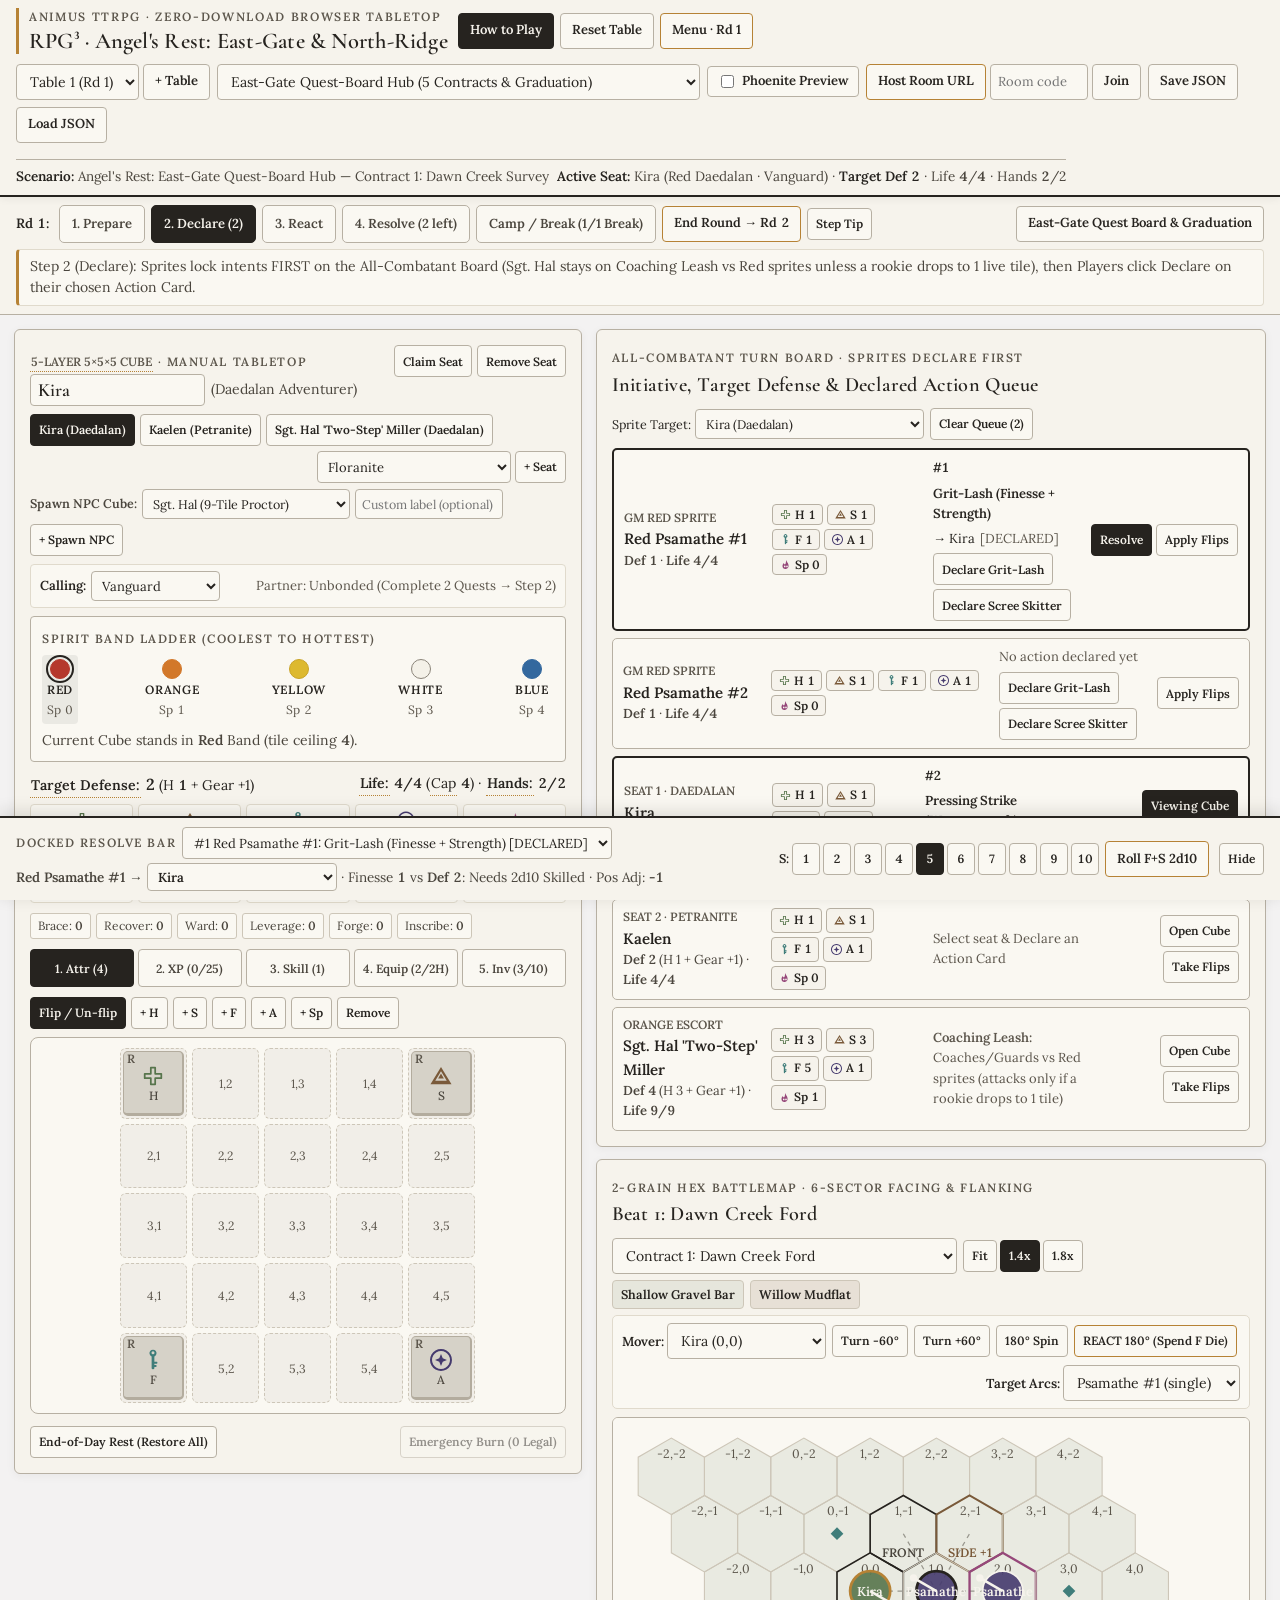
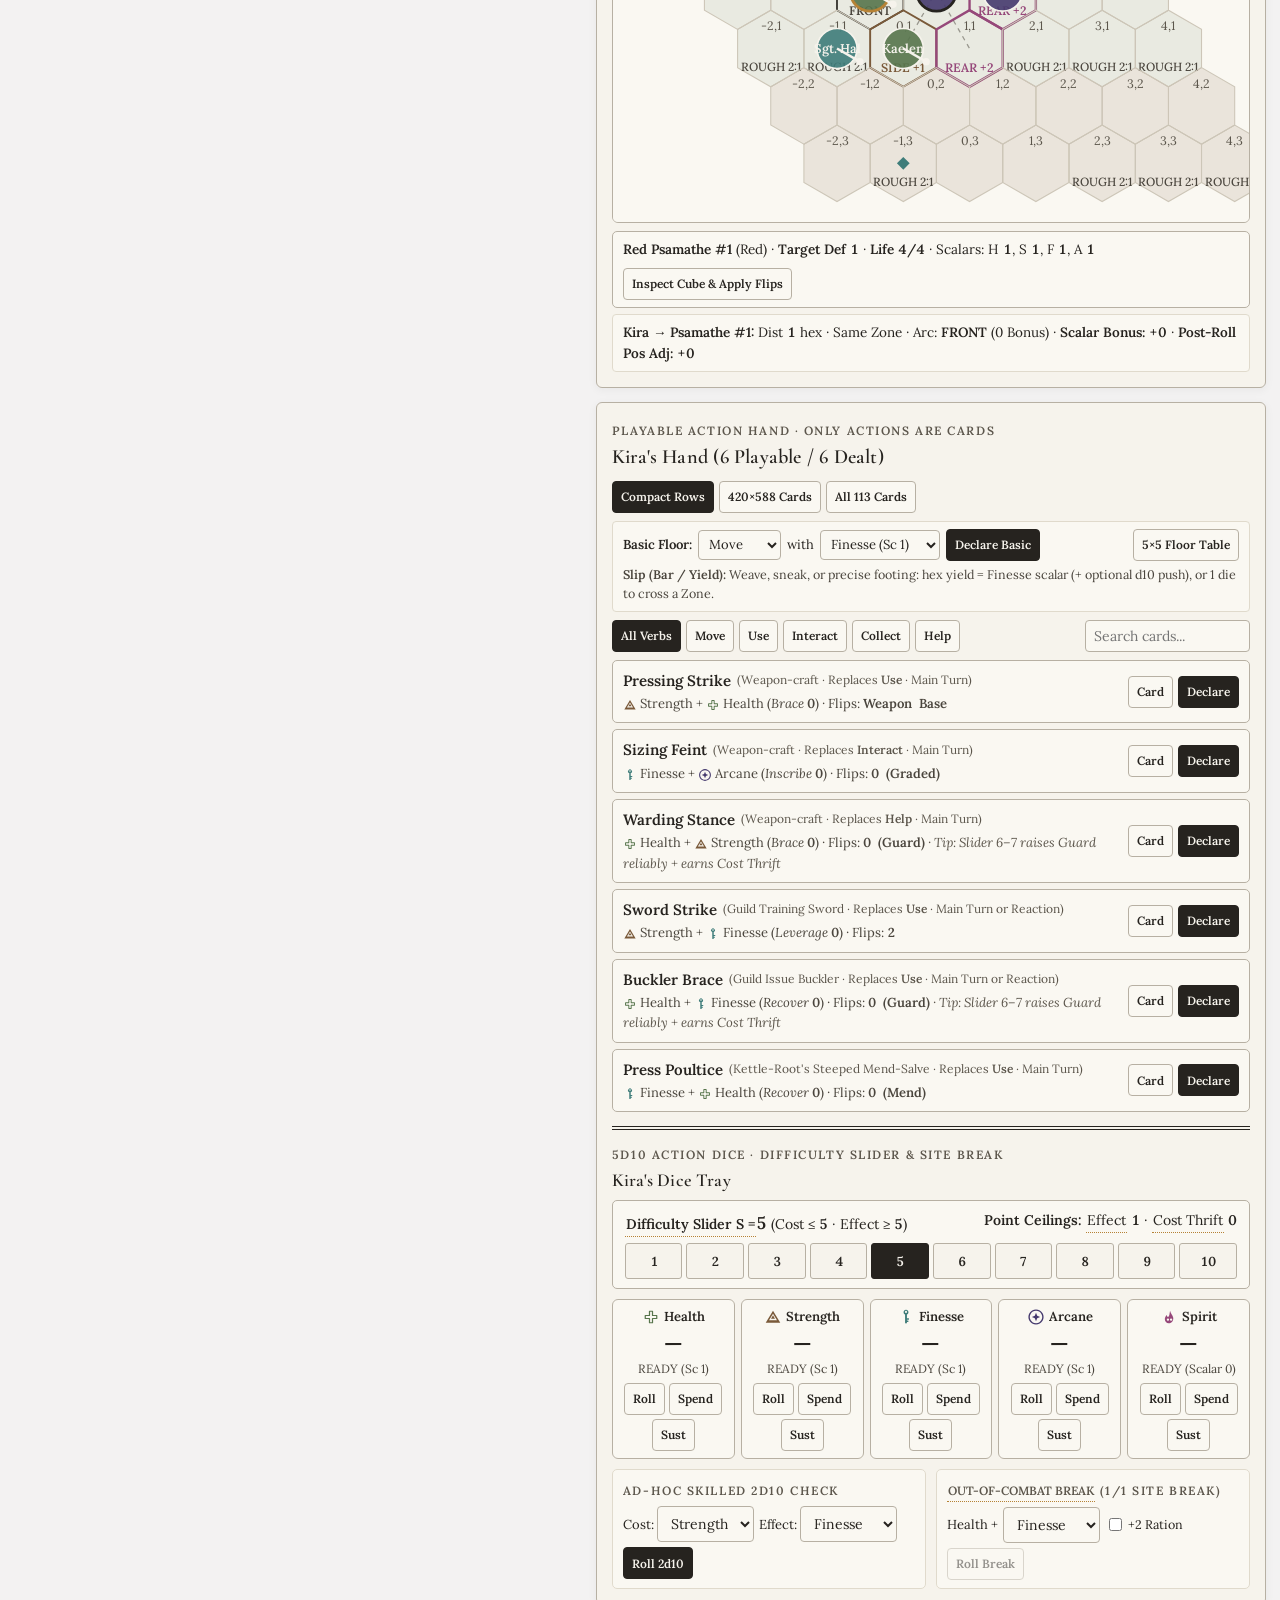
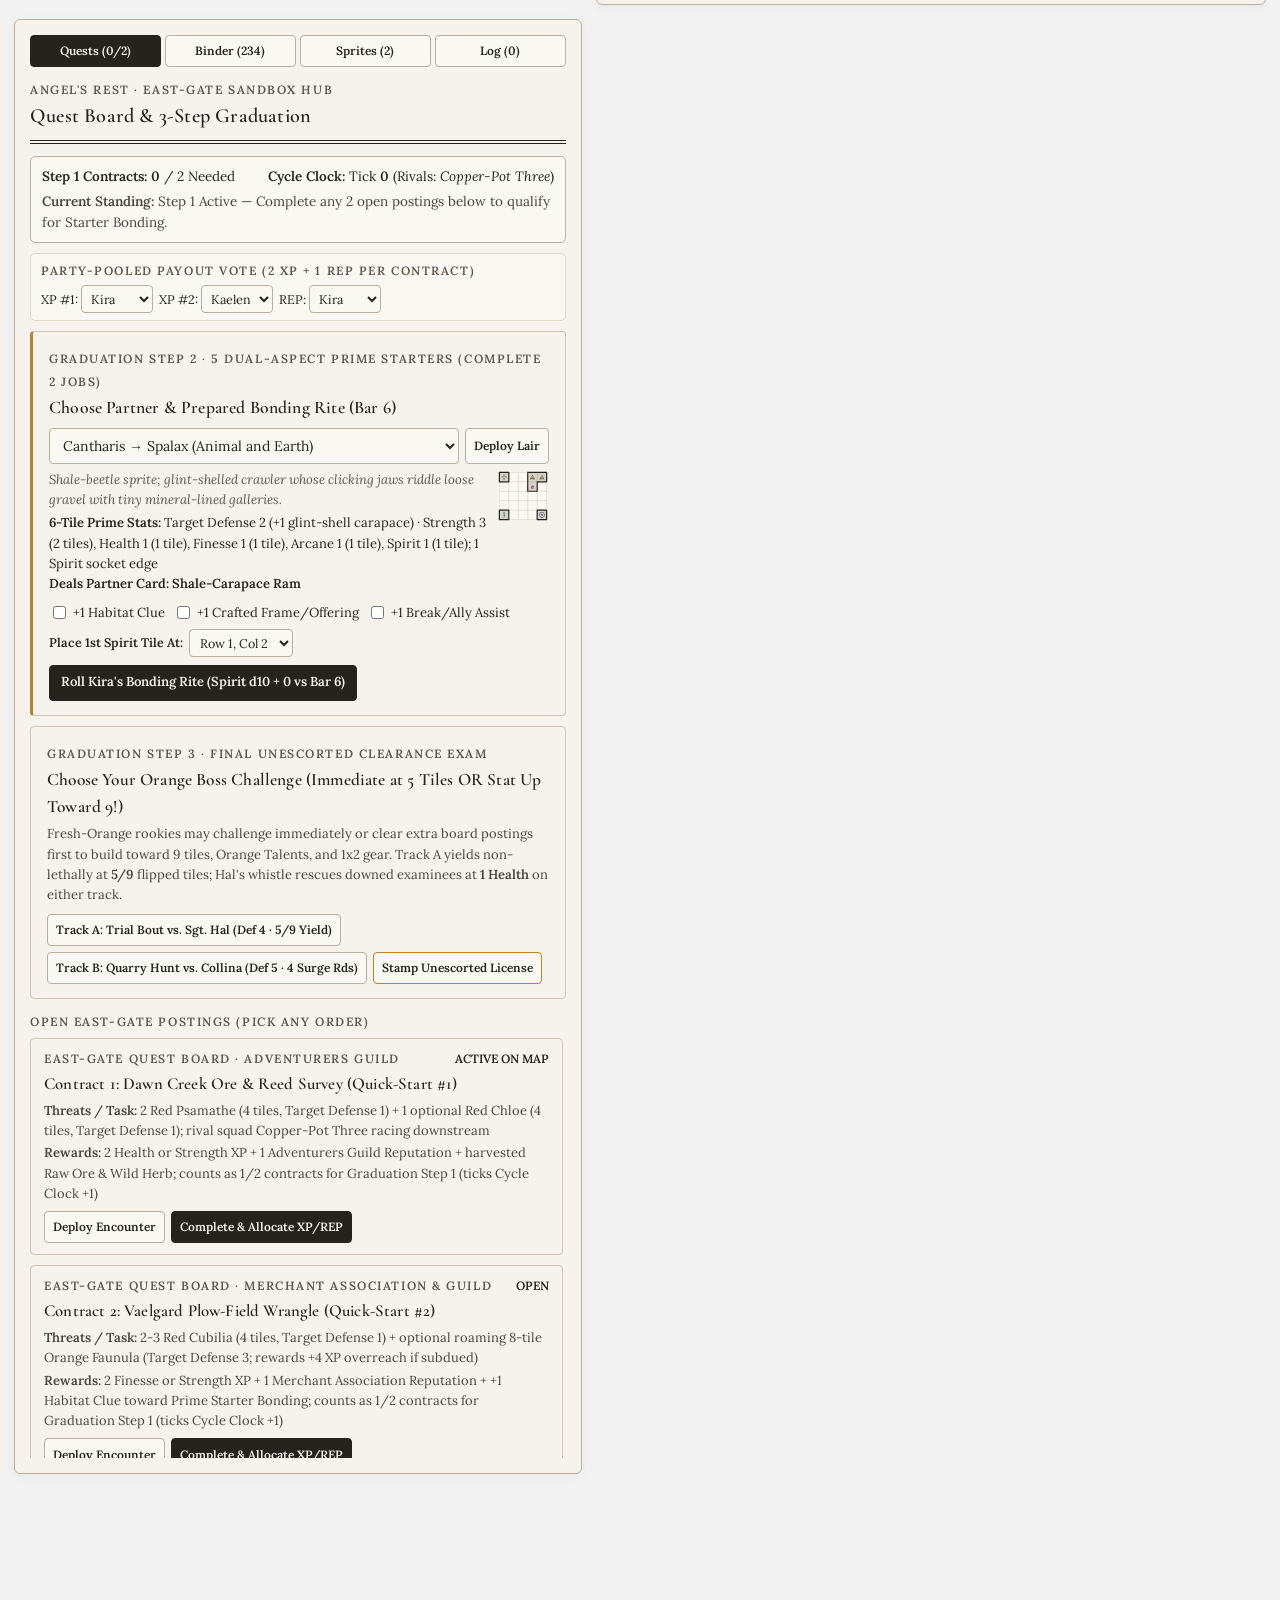
<file: index.html>
<!doctype html>
<html lang="en">
  <head>
    <meta charset="UTF-8" />
    <meta name="viewport" content="width=device-width, initial-scale=1.0" />
    <title>RPG³ — Web-Box-0 v2 Digital Tabletop (Angel's Rest: East-Gate &amp; North-Ridge)</title>
    <meta
      name="description"
      content="Zero-download multiplayer tabletop playtest for RPG³ Box-0 v3: interactive 5-layer 5x5x5 Cubes, Combat Turn Mode, All-Combatant Turn Board, 12 Starter Items, 5 Prime Starter Sprites, East-Gate Quest-Board Hub, and 6-sector hex battlemap."
    />
    <link rel="preconnect" href="https://fonts.googleapis.com" />
    <link rel="preconnect" href="https://fonts.gstatic.com" crossorigin />
    <link
      href="https://fonts.googleapis.com/css2?family=Cormorant+Garamond:wght@500;600&family=Lora:ital,wght@0,400;0,500;0,600;1,400&display=swap"
      rel="stylesheet"
    />
    <script type="module" crossorigin src="./assets/index-DAaLTqRw.js"></script>
    <link rel="stylesheet" crossorigin href="./assets/index-BKqfptIz.css">
  </head>
  <body>
    <div id="root"></div>
  </body>
</html>
</file>
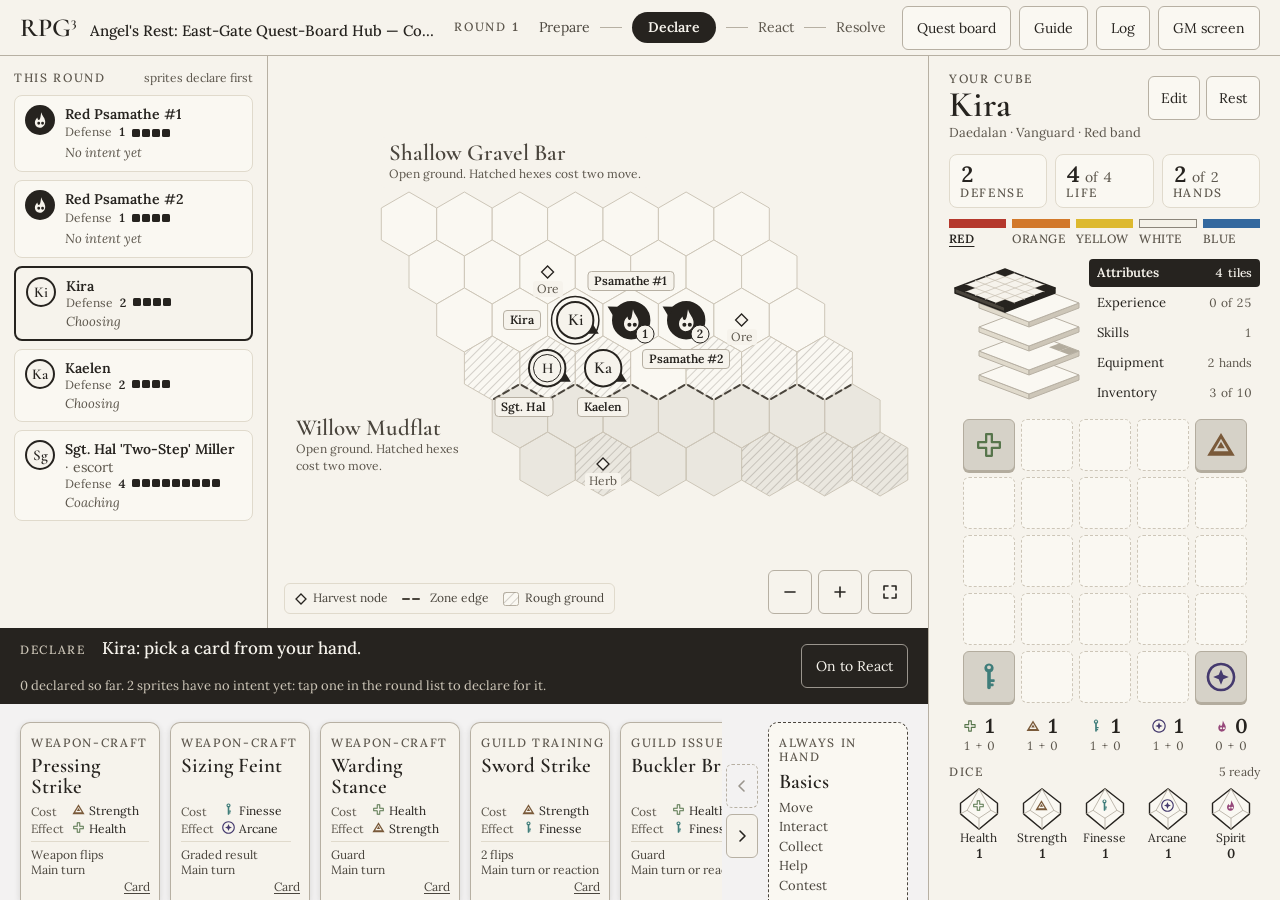
<file: table-v3/index.html>
<!doctype html>
<html lang="en">
  <head>
    <meta name="robots" content="noindex" />
    <meta charset="UTF-8" />
    <meta name="viewport" content="width=device-width, initial-scale=1.0" />
    <title>RPG³ — Web-Box-0 v2 Digital Tabletop (Angel's Rest: East-Gate &amp; North-Ridge)</title>
    <meta
      name="description"
      content="Zero-download multiplayer tabletop playtest for RPG³ Box-0 v3: interactive 5-layer 5x5x5 Cubes, Combat Turn Mode, All-Combatant Turn Board, 12 Starter Items, 5 Prime Starter Sprites, East-Gate Quest-Board Hub, and 6-sector hex battlemap."
    />
    <link rel="preconnect" href="https://fonts.googleapis.com" />
    <link rel="preconnect" href="https://fonts.gstatic.com" crossorigin />
    <link
      href="https://fonts.googleapis.com/css2?family=Cormorant+Garamond:wght@500;600&family=Lora:ital,wght@0,400;0,500;0,600;1,400&display=swap"
      rel="stylesheet"
    />
    <script type="module" crossorigin src="./assets/index-CWpoXeQm.js"></script>
  </head>
  <body>
    <div id="root"></div>
  </body>
</html>
</file>
<file: assets/index-BKqfptIz.css>
:root{--paper-stock: #f6f3ec;--plate-mat: #faf8f2;--app-bg: #f3f2f2;--tile-stone: #d6d2c8;--tile-border: #b3ac9e;--frame-line: #b7b0a3;--grid-hairline: #cdc6b8;--inner-rule: #e0dacc;--ink-primary: #26231f;--ink-secondary: #4a453d;--ink-field: #3d382f;--ink-flavor: #5c564c;--ink-caption: #8b857a;--glyph-spent: #9a958d;--accent-gold-stroke: #b68235;--attr-h: #57754c;--attr-s: #7a5a3a;--attr-f: #3f7d7a;--attr-a: #453a6e;--attr-sp: #96487a;--font-display: "Cormorant Garamond", Georgia, "Times New Roman", serif;--font-body: "Lora", Georgia, "Times New Roman", serif}*,*:before,*:after{box-sizing:border-box}html,body{margin:0;padding:0;background-color:var(--app-bg);color:var(--ink-primary);font-family:var(--font-body);font-size:15px;line-height:1.56;font-weight:400;-webkit-font-smoothing:antialiased}h1,h2,h3,h4{font-family:var(--font-display);font-weight:600;margin:0;color:var(--ink-primary);letter-spacing:.01em}h1{font-weight:600;font-size:1.5rem;line-height:1.15}b,strong,th{font-weight:600}button,input,select,textarea{font-family:var(--font-body);font-size:14px;color:var(--ink-primary)}.tnum{font-family:var(--font-body);font-weight:600;font-variant-numeric:tabular-nums;font-feature-settings:"tnum"}.tabletop-shell{min-height:100vh;max-width:100vw;display:flex;flex-direction:column;background-color:var(--app-bg);padding-bottom:132px}.top-ledger-bar{background-color:var(--paper-stock);border-bottom:2px solid var(--ink-primary);box-shadow:0 2px 8px #26231f0f;padding:8px 16px;display:flex;flex-wrap:wrap;align-items:center;justify-content:space-between;gap:10px;position:sticky;top:0;z-index:45}.top-masthead-row{display:flex;align-items:center;justify-content:space-between;gap:10px;min-width:0}.mobile-menu-toggle,.mobile-surface-bar{display:none}.brand-lockup{display:flex;flex-direction:column;gap:1px;border-left:3px solid var(--accent-gold-stroke);padding-left:10px}.brand-kicker{font-size:12px;letter-spacing:.14em;text-transform:uppercase;color:var(--ink-flavor);font-weight:600}.top-controls-row{display:flex;flex-wrap:wrap;align-items:center;gap:7px}.surge-banner{background-color:var(--plate-mat);border-bottom:2px solid var(--attr-sp);padding:8px 16px;display:flex;flex-wrap:wrap;align-items:center;justify-content:space-between;gap:10px}.surge-banner-text{font-size:14.5px;color:var(--ink-primary)}.turn-mode-rail{background-color:var(--paper-stock);border-bottom:1.5px solid var(--frame-line);padding:8px 16px;display:flex;flex-direction:column;gap:6px}.turn-mode-steps{display:flex;flex-wrap:wrap;align-items:center;gap:6px}.turn-step-btn{background-color:var(--plate-mat);color:var(--ink-secondary);border:1px solid var(--frame-line);border-radius:5px;padding:7px 12px;min-height:38px;font-size:13px;font-weight:600;cursor:pointer;display:inline-flex;align-items:center;gap:6px;transition:background-color .12s ease,border-color .12s ease}.turn-step-btn:hover:not(:disabled){background-color:var(--tile-stone);border-color:var(--ink-primary)}.turn-step-btn.is-active{background-color:var(--ink-primary);color:var(--paper-stock);border-color:var(--ink-primary)}.turn-step-btn.is-active:hover:not(:disabled){background-color:var(--ink-field);color:var(--paper-stock);border-color:var(--ink-primary)}.mobile-only-guide-btn{display:none}.turn-mode-coaching{font-size:14px;color:var(--ink-secondary);background-color:var(--plate-mat);border:1px solid var(--inner-rule);border-left:3px solid var(--accent-gold-stroke);border-radius:4px;padding:6px 11px}.btn-canon{background-color:var(--plate-mat);color:var(--ink-primary);border:1px solid var(--frame-line);border-radius:4px;padding:6px 11px;min-height:36px;cursor:pointer;font-weight:600;font-size:13px;line-height:1.3;display:inline-flex;align-items:center;justify-content:center;gap:4px;transition:background-color .14s ease,border-color .14s ease,transform .08s ease}.btn-canon-sm{min-height:32px;padding:4px 8px;font-size:12px}.btn-canon:hover:not(:disabled){background-color:var(--tile-stone);border-color:var(--ink-primary)}.btn-canon:active:not(:disabled){transform:translateY(1px)}.btn-canon:disabled{opacity:.48;cursor:not-allowed}.btn-canon.is-active,.btn-canon-ink{background-color:var(--ink-primary);color:var(--paper-stock);border-color:var(--ink-primary)}.btn-canon.is-active:hover:not(:disabled),.btn-canon-ink:hover:not(:disabled){background-color:var(--ink-field);color:var(--paper-stock);border-color:var(--ink-primary)}.btn-canon-gold-outline{border-color:var(--accent-gold-stroke);border-width:1.5px;color:var(--ink-primary)}.select-canon,.input-canon{background-color:var(--plate-mat);border:1px solid var(--frame-line);border-radius:4px;padding:6px 9px;min-height:36px;font-size:14px;max-width:100%;color:var(--ink-primary)}.canon-kicker{font-size:12px;text-transform:uppercase;letter-spacing:.13em;color:var(--ink-flavor);font-weight:600}.double-rule{border:0;border-top:1.5px solid var(--ink-primary);border-bottom:1px solid var(--ink-primary);height:4px;margin:8px 0 12px}.tabletop-workspace{display:grid;grid-template-columns:minmax(380px,435px) minmax(430px,1fr) minmax(375px,445px);gap:14px;padding:14px;flex:1;align-items:start}.tabletop-workspace>*{min-width:0}@media(max-width:1380px){.tabletop-workspace{grid-template-columns:minmax(350px,1fr) minmax(380px,1.18fr)}.right-drawer-column{grid-column:1 / -1}}@media(max-width:960px){.top-ledger-bar{position:relative;padding:6px 10px;gap:6px}.top-masthead-row{width:100%}h1{font-size:1.2rem}.mobile-menu-toggle{display:inline-flex;align-items:center;flex-shrink:0}.top-controls-row.is-collapsed-mobile{display:none}.top-controls-row{width:100%;padding-top:8px;border-top:1px solid var(--inner-rule)}.turn-mode-rail{padding:6px 10px;gap:4px}.mobile-only-guide-btn{display:inline-flex}.desktop-quest-jump-btn{display:none}.turn-mode-coaching:not(.is-expanded-mobile){display:none}.mobile-surface-bar{display:grid;grid-template-columns:repeat(5,1fr);gap:4px;padding:6px 8px;background-color:var(--paper-stock);border-bottom:1.5px solid var(--frame-line);position:sticky;top:0;z-index:42;box-shadow:0 2px 6px #26231f0f}.mobile-surface-btn{background-color:var(--plate-mat);border:1px solid var(--frame-line);border-radius:4px;padding:7px 2px;min-height:38px;font-size:12px;font-weight:600;color:var(--ink-secondary);text-align:center;cursor:pointer}.mobile-surface-btn.is-active{background-color:var(--ink-primary);color:var(--paper-stock);border-color:var(--ink-primary)}.tabletop-workspace{grid-template-columns:1fr;padding:10px;gap:12px}.mobile-hidden{display:none!important}}.paper-sheet{background-color:var(--paper-stock);border:1px solid var(--frame-line);border-radius:6px;padding:15px;box-shadow:0 2px 10px #26231f0d;min-width:0}.sheet-header-row{display:flex;align-items:baseline;justify-content:space-between;gap:8px;flex-wrap:wrap}.sheet-title{font-size:1.35rem;font-weight:600}.combatant-board-list{display:flex;flex-direction:column;gap:7px;margin-top:8px}.combatant-row{background-color:var(--plate-mat);border:1px solid var(--frame-line);border-radius:5px;padding:8px 10px;display:grid;grid-template-columns:minmax(140px,1.1fr) auto minmax(150px,1.3fr) auto;gap:8px;align-items:center}.combatant-row.is-focused{border-color:var(--ink-primary);border-width:2px}@media(max-width:720px){.combatant-row{grid-template-columns:1fr;gap:6px}}.mini-dice-row{display:inline-flex;flex-wrap:wrap;gap:4px}.mini-die-pill{background-color:var(--paper-stock);border:1px solid var(--frame-line);border-radius:4px;padding:2px 6px;font-size:12px;font-weight:600;color:var(--ink-primary);display:inline-flex;align-items:center;gap:3px}.mini-die-pill.is-spent{background-color:var(--inner-rule);border-style:dashed;color:var(--ink-flavor)}.mini-die-pill.is-dark{background-color:var(--tile-stone);opacity:.65;color:var(--ink-flavor)}.canon-band-ladder-box{background-color:var(--plate-mat);border:1px solid var(--frame-line);border-radius:4px;padding:9px 11px;margin-bottom:10px}.canon-band-ladder-header{margin-bottom:5px}.canon-band-ladder-row{display:flex;align-items:center;justify-content:space-between;gap:4px;flex-wrap:wrap}.canon-band-ladder-step{display:flex;flex-direction:column;align-items:center;gap:2px;padding:4px 5px;border-radius:4px}.canon-band-ladder-step.is-active{background-color:#26231f12}.rq2-band-ladder-disc{width:20px;height:20px;border-radius:50%;display:inline-block}.canon-band-ladder-label{font-size:12px;letter-spacing:.06em;color:var(--ink-primary);font-weight:600}.canon-band-ladder-sub{font-size:12px;color:var(--ink-flavor);font-variant-numeric:tabular-nums}.canon-band-ladder-note{margin:6px 0 0;font-size:14px;color:var(--ink-secondary)}.layer-tabs{display:grid;grid-template-columns:repeat(5,1fr);gap:4px;margin:10px 0}.layer-tab-btn{background-color:var(--plate-mat);border:1px solid var(--frame-line);border-radius:4px;padding:7px 3px;min-height:38px;font-size:12px;font-weight:600;text-align:center;cursor:pointer;color:var(--ink-secondary)}.layer-tab-btn.is-active{background-color:var(--ink-primary);color:var(--paper-stock);border-color:var(--ink-primary)}.cube-board-frame{background-color:var(--plate-mat);border:1.5px solid var(--frame-line);border-radius:8px;padding:10px;margin:8px 0 12px}.cube-grid-5x5{display:grid;grid-template-columns:repeat(5,1fr);gap:5px;aspect-ratio:1 / 1;max-width:355px;margin:0 auto}.cube-cell-socket{position:relative;border:1px dashed var(--grid-hairline);border-radius:6px;background-color:#d6d2c83d;display:flex;flex-direction:column;align-items:center;justify-content:center;cursor:pointer;padding:2px;min-height:48px;width:100%;-webkit-user-select:none;user-select:none;transition:border-color .12s ease,transform .08s ease}.cube-cell-socket:hover:not(:disabled){border-color:var(--ink-primary)}.cube-cell-socket.is-burn-candidate{border:2px solid var(--accent-gold-stroke);box-shadow:0 0 0 2px #b6823538}.cube-cell-socket.is-locked-pack{background:repeating-linear-gradient(-45deg,#b7b0a329,#b7b0a329 5px,#faf8f285 5px,#faf8f285 10px)}.cube-tile-stone{width:100%;height:100%;background-color:var(--tile-stone);border:1.5px solid var(--tile-border);border-bottom-width:3px;border-right-width:2.5px;border-radius:5px;display:flex;flex-direction:column;align-items:center;justify-content:center;position:relative;padding:2px;transition:background-color .14s ease,opacity .14s ease}.cube-tile-stone.is-flipped{background-color:var(--inner-rule);border-style:dashed;border-bottom-width:1.5px;border-right-width:1.5px}.tile-corner-pin{position:absolute;top:1px;left:3px;font-size:12px;line-height:1;color:var(--ink-flavor);font-weight:600}.tile-flip-tag{font-size:12px;line-height:1.05;color:var(--ink-secondary);font-weight:500;margin-top:1px}.rq2-equipment-frame{width:100%;height:100%;background-color:var(--plate-mat);border:2.5px solid var(--frame-line);border-radius:5px;padding:2px;display:flex;flex-direction:column;align-items:center;justify-content:center;text-align:center}.rq2-equipment-frame.is-stowed{background-color:var(--inner-rule);border-style:dashed;border-width:1.5px}.rq2-equipment-inner{width:100%;height:100%;display:flex;flex-direction:column;align-items:center;justify-content:center;font-size:12px;line-height:1.12;color:var(--ink-primary)}.scalar-strip{display:grid;grid-template-columns:repeat(5,1fr);gap:5px;margin-bottom:10px}@media(max-width:440px){.scalar-strip{grid-template-columns:repeat(auto-fit,minmax(62px,1fr))}}.scalar-chip{background-color:var(--plate-mat);border:1px solid var(--inner-rule);border-radius:4px;padding:5px 4px;display:flex;flex-direction:column;align-items:center;gap:2px}.scalar-chip-label{font-size:12px;color:var(--ink-secondary);font-weight:600}.scalar-chip-val{font-size:15px;color:var(--ink-primary)}.pool-pill-row{display:flex;flex-wrap:wrap;gap:5px;margin:6px 0 10px}.pool-pill{background-color:var(--plate-mat);border:1px solid var(--grid-hairline);border-radius:3px;padding:3px 7px;font-size:12px;color:var(--ink-secondary)}.pool-pill.has-edges{border-color:var(--ink-primary);color:var(--ink-primary)}.advisory-box{background-color:var(--plate-mat);border:1px solid var(--attr-s);border-left:3px solid var(--attr-s);border-radius:4px;padding:8px 10px;margin:8px 0;font-size:14px;color:var(--ink-primary)}.talent-active-box{background-color:var(--plate-mat);border:1px solid var(--attr-h);border-left:3px solid var(--attr-h);border-radius:4px;padding:7px 10px;margin:6px 0;font-size:14px}.dice-tray-grid{display:grid;grid-template-columns:repeat(auto-fit,minmax(104px,1fr));gap:6px;margin:8px 0}.die-card{background-color:var(--plate-mat);border:1.5px solid var(--frame-line);border-radius:6px;padding:7px 6px;display:flex;flex-direction:column;align-items:center;gap:4px}.die-card.is-spent{background-color:var(--inner-rule);border-style:dashed}.die-card.is-dark{background-color:var(--tile-stone);opacity:.7}.die-face-value{font-size:22px;line-height:1.1;min-height:25px;color:var(--ink-primary)}.slider-bar-wrap{background-color:var(--plate-mat);border:1px solid var(--frame-line);border-radius:5px;padding:9px 12px;margin-bottom:10px}.slider-pips{display:grid;grid-template-columns:repeat(10,1fr);gap:4px;margin-top:6px}@media(max-width:440px){.slider-pips{grid-template-columns:repeat(5,1fr)}}.slider-pip-btn{background-color:var(--paper-stock);border:1px solid var(--frame-line);border-radius:3px;min-height:36px;padding:4px 0;cursor:pointer;text-align:center;font-size:13px}.slider-pip-btn.is-selected{background-color:var(--ink-primary);color:var(--paper-stock);border-color:var(--ink-primary)}.hand-compact-list{display:flex;flex-direction:column;gap:6px;margin-top:8px}.hand-compact-row{background-color:var(--plate-mat);border:1px solid var(--frame-line);border-radius:5px;padding:8px 10px;display:flex;flex-wrap:wrap;align-items:center;justify-content:space-between;gap:8px}.hand-compact-row.is-unmet{opacity:.72;border-style:dashed}.hand-cards-grid{display:grid;grid-template-columns:repeat(auto-fill,minmax(240px,1fr));gap:12px;margin-top:10px}.action-card-420{position:relative;background-color:var(--paper-stock);border:1px solid var(--frame-line);border-radius:14px;overflow:hidden;display:flex;flex-direction:column;box-shadow:0 3px 10px #26231f14;transition:transform .14s ease,box-shadow .14s ease}.action-card-420:hover{transform:translateY(-2px);box-shadow:0 6px 16px #26231f21}.action-card-bar{height:8px;width:100%;flex-shrink:0}.action-card-body{padding:14px 16px 12px;flex:1;display:flex;flex-direction:column;gap:6px}.action-card-meta-top{display:flex;justify-content:space-between;align-items:baseline;font-size:10px;letter-spacing:.16em;text-transform:uppercase;color:var(--ink-secondary)}.action-card-title{font-family:var(--font-display);font-weight:600;font-size:24px;line-height:1.08;color:var(--ink-primary)}.action-card-subline{font-style:italic;font-size:12.5px;line-height:1.35;color:var(--ink-flavor);margin:0}.action-card-mid{display:grid;grid-template-columns:1fr 114px;gap:10px;align-items:start;margin:4px 0}.action-card-fields{display:flex;flex-direction:column;gap:5px}.card-field-label{font-size:9.5px;text-transform:uppercase;letter-spacing:.14em;color:var(--ink-caption);display:block}.card-field-val{font-size:12px;line-height:1.25;color:var(--ink-field);font-weight:600}.action-card-rules{font-size:12.5px;line-height:1.45;color:var(--ink-primary);background-color:var(--plate-mat);border:1px solid var(--inner-rule);border-radius:4px;padding:7px 9px;flex:1}.action-card-foot-row{border-top:1px solid var(--frame-line);padding-top:6px;margin-top:4px;display:flex;align-items:center;justify-content:space-between;gap:6px}.hex-canvas-frame{background-color:var(--plate-mat);border:1px solid var(--frame-line);border-radius:6px;overflow-x:auto;overflow-y:hidden;margin:8px 0}.hex-svg{width:100%;height:auto;max-height:540px;display:block;-webkit-user-select:none;user-select:none}.docked-resolve-bar{position:fixed;bottom:0;left:0;right:0;background-color:var(--paper-stock);border-top:2px solid var(--ink-primary);box-shadow:0 -4px 16px #26231f24;padding:9px 16px;z-index:50}@media(max-width:960px){.docked-resolve-bar.is-idle-bar{padding:5px 10px}}.docked-resolve-inner{max-width:1680px;margin:0 auto;display:flex;flex-wrap:wrap;align-items:center;justify-content:space-between;gap:10px}.letter-sheet-card{background-color:var(--paper-stock);border:1px solid var(--grid-hairline);border-radius:4px;padding:14px 16px;margin-bottom:10px}.canon-table{width:100%;border-collapse:collapse;font-size:14px;margin:8px 0}.canon-table th,.canon-table td{border-bottom:1px solid var(--grid-hairline);padding:6px 8px;text-align:left;vertical-align:top}.canon-table th{font-size:12px;text-transform:uppercase;letter-spacing:.1em;color:var(--ink-field);background-color:var(--plate-mat)}.modal-backdrop{position:fixed;top:0;right:0;bottom:0;left:0;background-color:#26231f94;display:flex;align-items:center;justify-content:center;padding:16px;z-index:90}.modal-card-zoom{width:min(420px,95vw);max-width:95vw;max-height:92vh;overflow-x:auto;overflow-y:auto}.modal-defender-sheet{width:560px;max-width:96vw;max-height:90vh;overflow-y:auto;background-color:var(--paper-stock);border:2px solid var(--ink-primary);border-radius:8px;padding:18px;box-shadow:0 10px 28px #26231f40}.term-tip-wrap{position:relative;display:inline-block}.term-tip-trigger{background:transparent;border:0;border-bottom:1.5px dotted var(--accent-gold-stroke);padding:0 1px;margin:0;font:inherit;color:inherit;cursor:pointer;line-height:inherit}.term-tip-trigger:hover{border-bottom-style:solid;color:var(--ink-primary)}.term-popover-card{position:absolute;left:0;top:calc(100% + 6px);z-index:80;width:min(300px,84vw);background-color:var(--paper-stock);border:1.5px solid var(--ink-primary);border-radius:6px;padding:9px 11px;box-shadow:0 6px 18px #26231f2e;text-align:left;white-space:normal}
</file>
